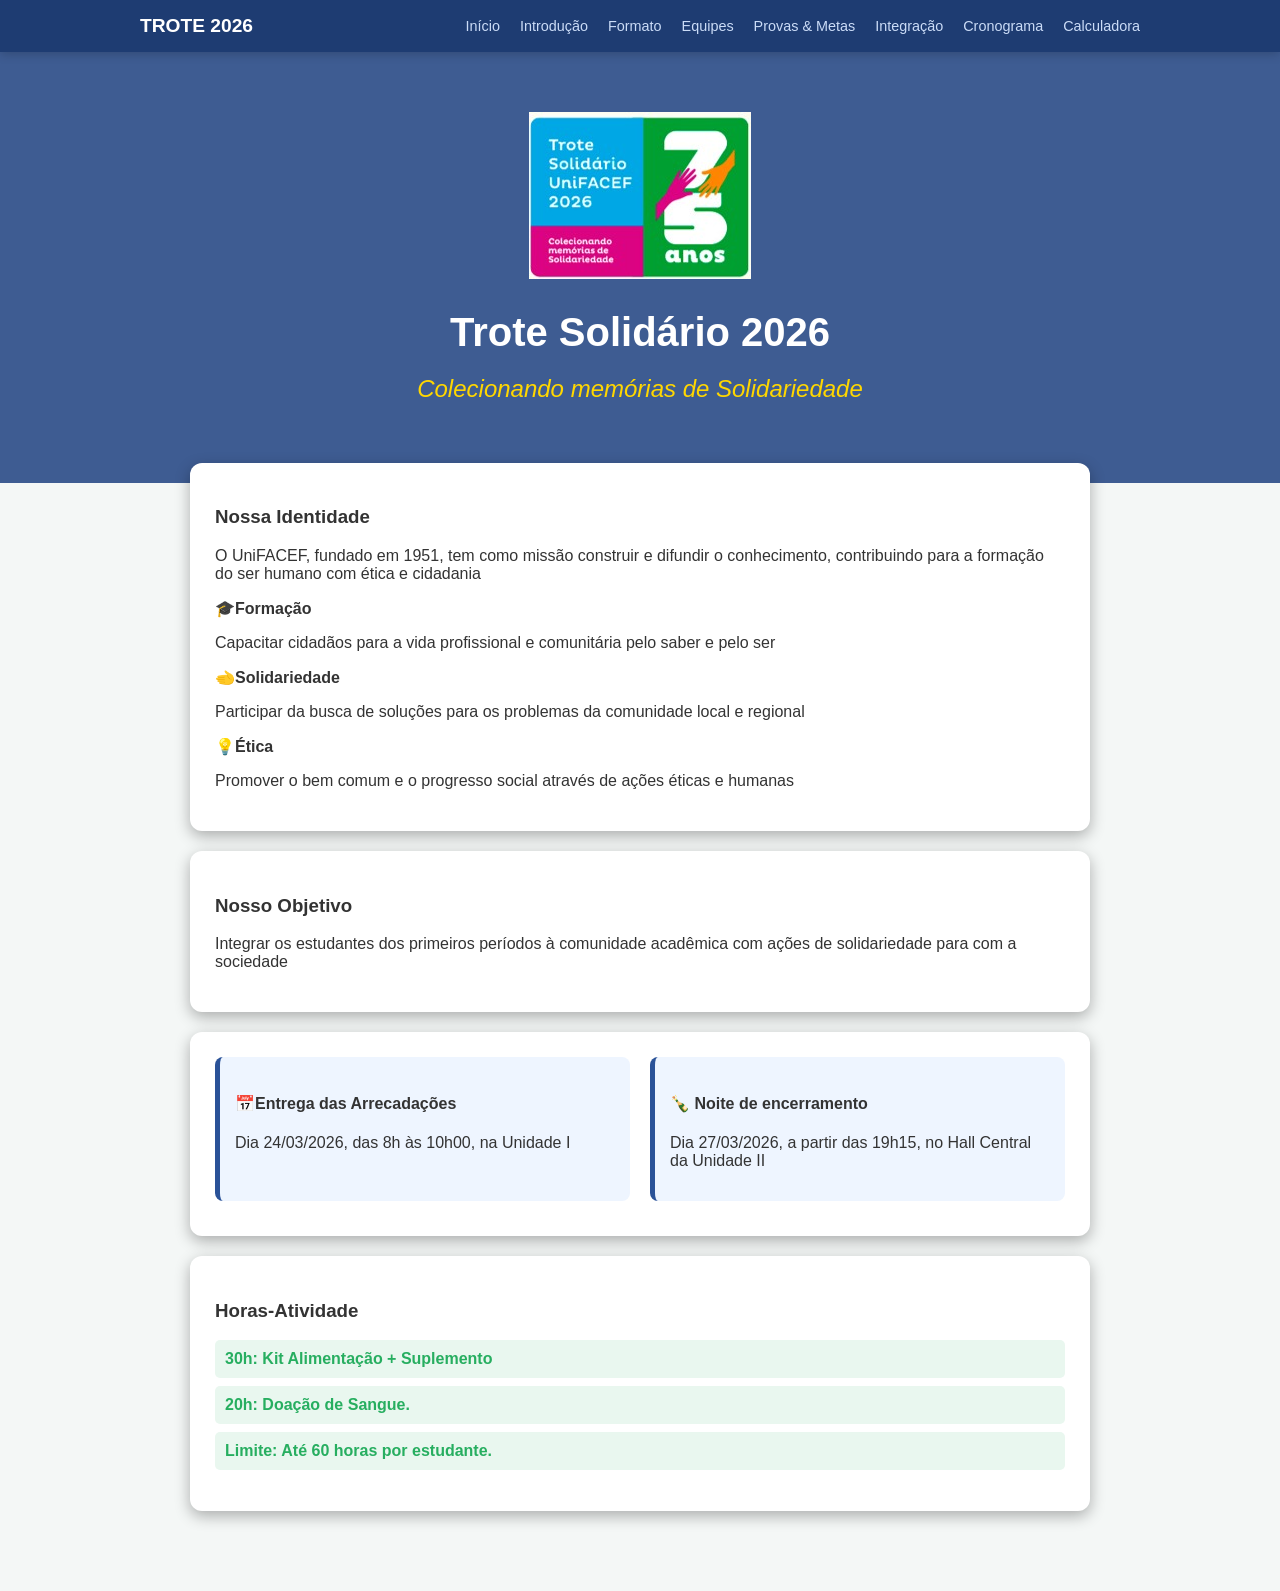
<file: pagina_trote/index.html>
<!DOCTYPE html>
<html lang="pt-br">
    <head>
        <meta charset="UTF-8"/>
        <link rel="stylesheet" href="styles.css">
        <title> Trote Solidário </title>
    </head>
    <body>
       <nav class="menu-principal">
        <div class="menu-container">
            <a href="index.html" class="logo"> Trote 2026 </a>
            <ul class="lista">
                <li> <a href="index.html"> Início </a> </li> 
                <li> <a href="introducao.html"> Introdução </a></li>
                <li> <a href="formato.html"> Formato </a> </li> 
                <li> <a href="equipes.html"> Equipes </a> </li>
                <li> <a href="provas.html"> Provas & Metas </a> </li> 
                <li> <a href="integracao.html"> Integração </a> </li>
                <li> <a href="cronograma.html"> Cronograma </a> </li> 
                <li> <a href="calculadora.html"> Calculadora </a> </li>
            </ul>    
        </div> 
       </nav>
       <header class="cabecalho">
            <div class="cabecalho-container">
                <img src="trote.png" alt="Trote Solidário"/>
                <h1> Trote Solidário 2026</h1>
                <h2> Colecionando memórias de Solidariedade </h2>
            </div>
       </header>
       <main class="principal">
            <section>
                <h3> Nossa Identidade </h3>
                <p> 
                     O UniFACEF, fundado em 1951, tem como missão construir e difundir o conhecimento, contribuindo para a formação do ser humano com ética e cidadania
                 </p>
                <div>
                    <div>
                        <strong> 🎓Formação </strong>
                        <p> 
                            Capacitar cidadãos para a vida profissional e comunitária pelo saber e pelo ser
                        </p>
                    </div>
                    <div>
                        <strong> 🫲Solidariedade </strong>
                        <p> 
                            Participar da busca de soluções para os problemas da comunidade local e regional
                         </p>
                    </div> 
                    <div>
                        <strong> 💡Ética </strong>
                        <p> 
                            Promover o bem comum e o progresso social através de ações éticas e humanas
                        </p>
                    </div>
            </section> 
            <section> 
                <h3> Nosso Objetivo </h3>
                <p> 
                    Integrar os estudantes dos primeiros períodos à comunidade acadêmica com ações de solidariedade para com a sociedade</p>
                </p>
            </section>
            <section class="importante"> 
                <div class="caixa-importante">
                    <h4> 📅Entrega das Arrecadações </h4>
                    <p> Dia 24/03/2026, das 8h às 10h00, na Unidade I </p>
                </div>
                <div class="caixa-importante">
                    <h4> 🍾 Noite de encerramento </h4>
                    <p> Dia 27/03/2026, a partir das 19h15, no Hall Central da Unidade II </p>
                </div>    
            </section>
            <section class="recompensas"> 
                <h3> Horas-Atividade </h3>
                <ul>
                    <li> <strong> 30h: </strong> Kit Alimentação + Suplemento </li>
                    <li> <strong> 20h: </strong> Doação de Sangue. </li>
                    <li> <strong> Limite: </strong> Até 60 horas por estudante. </li>
                </ul>
            </section>
       </main>     
    </body>
</html>
</file>
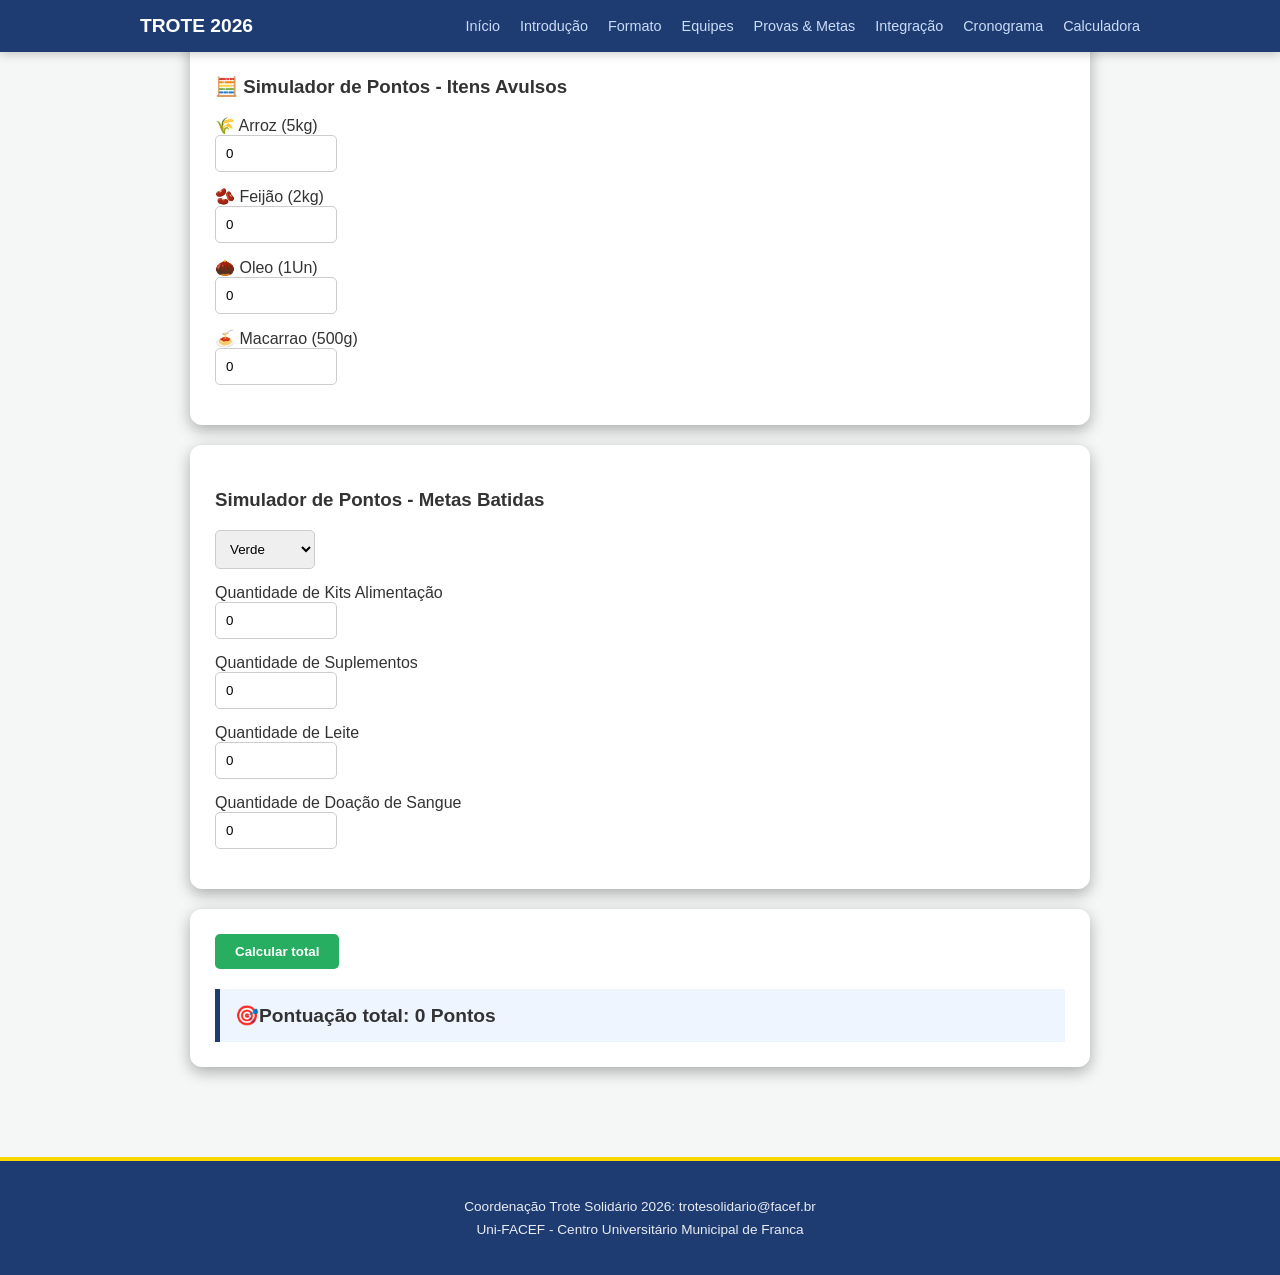
<file: pagina_trote/calculadora.html>
<!DOCTYPE html>
<html lang="pt-br">
    <head>
        <meta charset="UTF-8"/>
        <link rel="stylesheet" href="styles.css">
        <script src="scripts.js"></script>
        <title> Trote Solidário </title>
    </head>
    <body>
       <nav class="menu-principal">
        <div class="menu-container">
            <a href="index.html" class="logo"> Trote 2026 </a>
            <ul class="lista">
                <li> <a href="index.html"> Início </a> </li> 
                <li> <a href="introducao.html"> Introdução </a></li>
                <li> <a href="formato.html"> Formato </a> </li> 
                <li> <a href="equipes.html"> Equipes </a> </li>
                <li> <a href="provas.html"> Provas & Metas </a> </li> 
                <li> <a href="integracao.html"> Integração </a> </li>
                <li> <a href="cronograma.html"> Cronograma </a> </li> 
                <li> <a href="calculadora.html"> Calculadora </a> </li>
            </ul>    
        </div> 
       </nav>
     
       <main class="principal">
            <section>
                <h3>🧮 Simulador de Pontos - Itens Avulsos</h3>
                <div>
                    <div class="form-group">
                        <!---Rotulo da caixa-->
                        <label>🌾 Arroz (5kg)</label>
                        <!--caixa de texto com valor inicial de 0 e minimo de 0-->
                        <input type="number" value="0" min="0" id ="qtdArroz">
                    </div>
                    <div class="form-group">
                        <label>🫘 Feijão (2kg)</label>
                        <input type="number" value="0" min="0" id ="qtdFeijao">

                    </div>
                    <div class ="form-group">
                         <label>🌰 Oleo (1Un)</label>
                        <!--caixa de texto com valor inicial de 0 e minimo de 0-->
                        <input type="number" value="0" min="0" id ="qtdOleo">
                    </div>
                    <div class="form-group">
                        <label>🍝 Macarrao (500g)</label>
                        <input type="number" value="0" min="0" id ="qtdMacarrao">

                    </div>
             
            </section>

            <section>
                <h3>Simulador de Pontos - Metas Batidas</h3>
                <div>
                    <div class="form-group">
                        <label for="Escolha a cor do time"></label>
                        <select id="cor">
                            <option value ="verde" class="time_verde">Verde</option>
                            <option value ="vermelho" class="time_vermelho">Vermelho</option>
                            <option value ="laranja" class="time_laranja">Laranja</option>
                        </select>
                    </div>
                    <div class="form-group">
                        <label>Quantidade de Kits Alimentação</label>
                        <input type="number" value="0" min="0" id ="qtdKits">
                    </div>
                    <div class="form-group">
                        <label>Quantidade de Suplementos</label>
                        <input type="number" value="0" min="0" id ="qtdSuplemento">
                    </div>
                    <div class="form-group">
                        <label>Quantidade de Leite</label>
                        <input type="number" value="0" min="0" id ="qtdLeite">
                    </div>

                    <div class ="form-group">
                        <label>Quantidade de Doação de Sangue</label>
                        <input type="number" value="0" min="0" id ="qtdDoacaoSangue">
                    </div>

                </div>
            </section>
            <section>
                <div>
                    <!--quando o botao for clicado chama uma função calcular no javascript -->
                    <button onclick="calcular()">Calcular total</button>
                    <div id="result" class="resultado">
                        🎯Pontuação total: 0 Pontos
                    </div>
                </div>

            </section>
       </main>    
        <footer>
            <p>Coordenação Trote Solidário 2026: trotesolidario@facef.br </p>
            <p>Uni-FACEF - Centro Universitário Municipal de Franca </p>
        </footer> 
    </body>
</html>
</file>
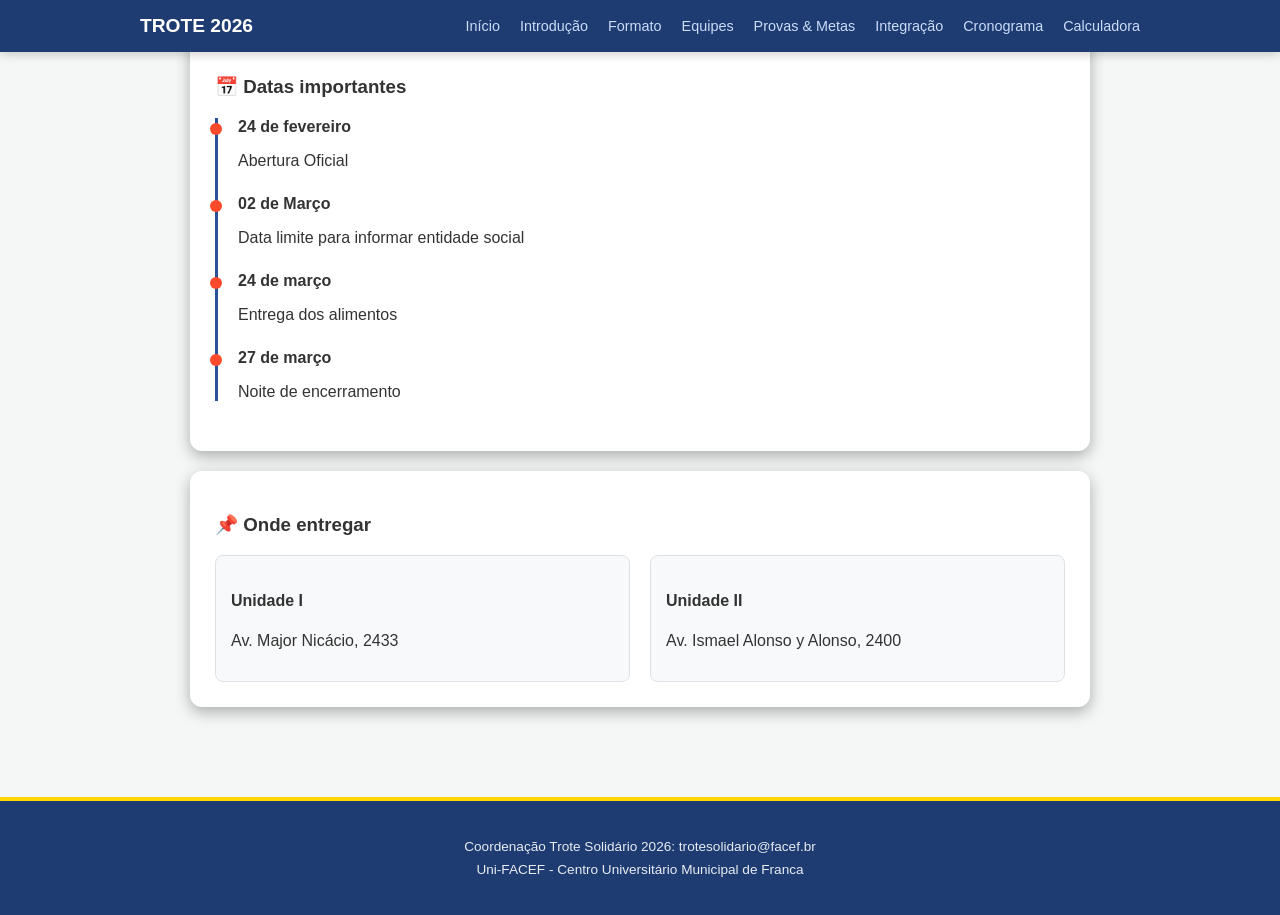
<file: pagina_trote/cronograma.html>
<!DOCTYPE html>
<html lang="pt-br">
    <head>
        <meta charset="UTF-8"/>
        <link rel="stylesheet" href="styles.css">
        <title> Trote Solidário </title>
    </head>
    <body>
       <nav class="menu-principal">
        <div class="menu-container">
            <a href="index.html" class="logo"> Trote 2026 </a>
            <ul class="lista">
                <li> <a href="index.html"> Início </a> </li> 
                <li> <a href="introducao.html"> Introdução </a></li>
                <li> <a href="formato.html"> Formato </a> </li> 
                <li> <a href="equipes.html"> Equipes </a> </li>
                <li> <a href="provas.html"> Provas & Metas </a> </li> 
                <li> <a href="integracao.html"> Integração </a> </li>
                <li> <a href="cronograma.html"> Cronograma </a> </li> 
                <li> <a href="calculadora.html"> Calculadora </a> </li>
            </ul>    
        </div> 
       </nav>
     
       <main class="principal">
           <section>
            <h3> 📅 Datas importantes </h3>
            <div class="timeline"> 
                <div class="evento">
                    <strong> 24 de fevereiro </strong>
                    <p> Abertura Oficial </p>
                </div>
                <div class="evento">
                    <strong> 02 de Março </strong>
                    <p> Data limite para informar entidade social </p>
                </div>
                <div class="evento">
                    <strong> 24 de março </strong>
                    <p> Entrega dos alimentos </p>
                </div>      
                <div class="evento">
                    <strong> 27 de março </strong>
                    <p> Noite de encerramento </p>
                </div>
            </div>
        </section>
        <section>
            <h3> 📌 Onde entregar </h3>
            <div class="grid-locais">
                <div class="local"> 
                    <h4> Unidade I </h4>
                    <p> Av. Major Nicácio, 2433</p>
                </div>
                <div class="local"> 
                    <h4> Unidade II</h4>
                    <p> Av. Ismael Alonso y Alonso, 2400 </p>
                </div>
            </div>
        </section>
       </main>    
        <footer>
            <p>Coordenação Trote Solidário 2026: trotesolidario@facef.br </p>
            <p>Uni-FACEF - Centro Universitário Municipal de Franca </p>
        </footer> 
    </body>
</html>
</file>
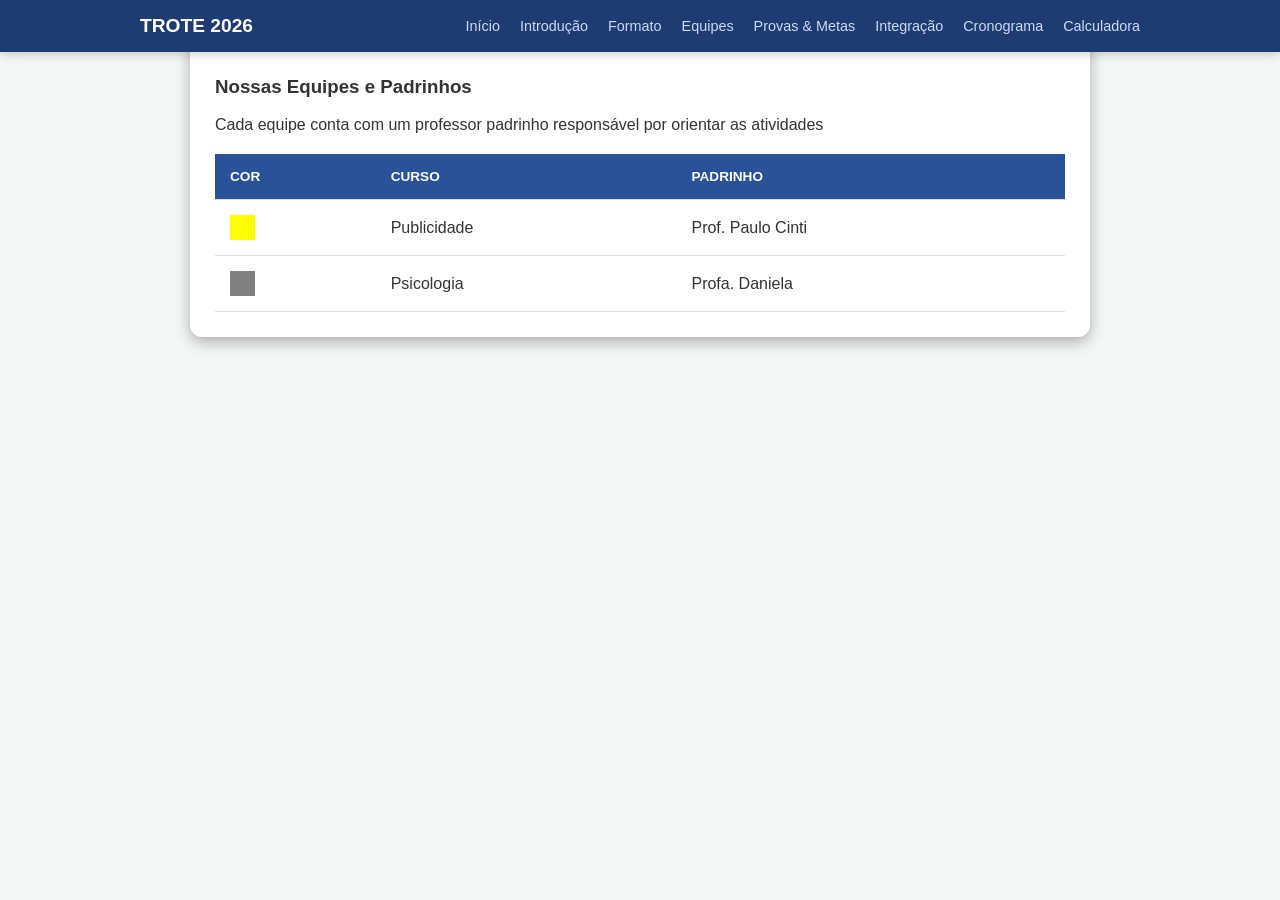
<file: pagina_trote/equipes.html>
<!DOCTYPE html>
<html lang="pt-br">
    <head>
        <meta charset="UTF-8"/>
        <link rel="stylesheet" href="styles.css">
        <title> Trote Solidário </title>
    </head>
    <body>
       <nav class="menu-principal">
        <div class="menu-container">
            <a href="index.html" class="logo"> Trote 2026 </a>
            <ul class="lista">
                <li> <a href="index.html"> Início </a> </li> 
                <li> <a href="introducao.html"> Introdução </a></li>
                <li> <a href="formato.html"> Formato </a> </li> 
                <li> <a href="equipes.html"> Equipes </a> </li>
                <li> <a href="provas.html"> Provas & Metas </a> </li> 
                <li> <a href="integracao.html"> Integração </a> </li>
                <li> <a href="cronograma.html"> Cronograma </a> </li> 
                <li> <a href="calculadora.html"> Calculadora </a> </li>
            </ul>    
        </div> 
       </nav>
     
       <main class="principal">
            <section class="equipes">
              <h3> Nossas Equipes e Padrinhos </h3>
              <p> 
                Cada equipe conta com um professor padrinho responsável por orientar as atividades
              </p>
              <table>
                <thead>
                    <tr> <!-- table row -->  <!-- table head -->
                        <th> Cor </th> <th> Curso </th> <th> Padrinho </th>        
                    </tr>
                </thead>
                <tbody>
                    <tr> <!-- table data -->
                        <td> <div class="amarelo"> </div> </td> 
                        <td> Publicidade </td> 
                        <td> Prof. Paulo Cinti</td>
                    </tr>
                    <tr> <!-- table data -->
                        <td> <div class="cinza"> </div> </td> 
                        <td> Psicologia </td> 
                        <td> Profa. Daniela </td>
                    </tr>
                </tbody>
              </table>
            </section> 
       </main>     
    </body>
</html>
</file>
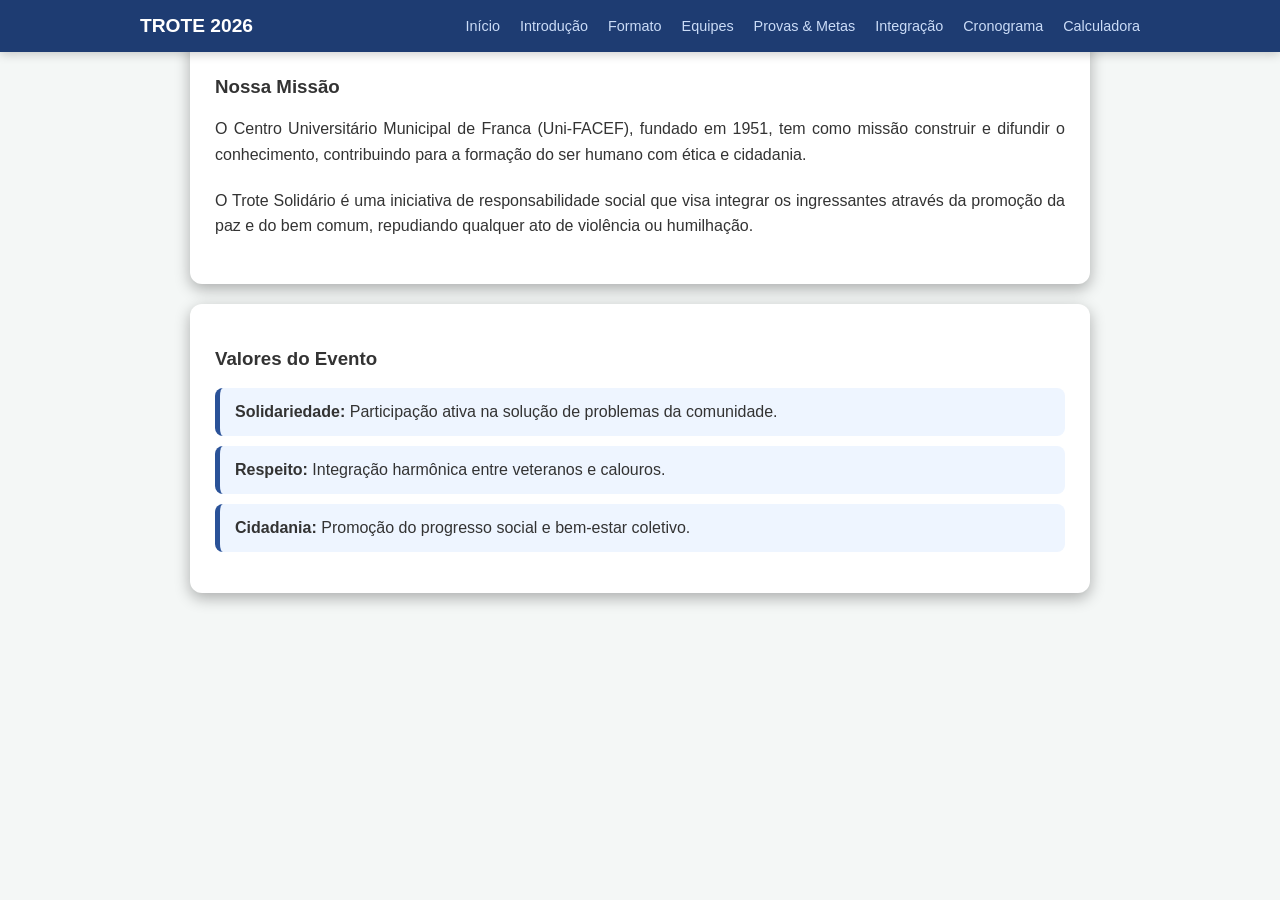
<file: pagina_trote/introducao.html>
<!DOCTYPE html>
<html lang="pt-br">
    <head>
        <meta charset="UTF-8"/>
        <link rel="stylesheet" href="styles.css">
        <title> Trote Solidário </title>
    </head>
    <body>
       <nav class="menu-principal">
        <div class="menu-container">
            <a href="index.html" class="logo"> Trote 2026 </a>
            <ul class="lista">
                <li> <a href="index.html"> Início </a> </li> 
                <li> <a href="introducao.html"> Introdução </a></li>
                <li> <a href="formato.html"> Formato </a> </li> 
                <li> <a href="equipes.html"> Equipes </a> </li>
                <li> <a href="provas.html"> Provas & Metas </a> </li> 
                <li> <a href="integracao.html"> Integração </a> </li>
                <li> <a href="cronograma.html"> Cronograma </a> </li> 
                <li> <a href="calculadora.html"> Calculadora </a> </li>
            </ul>    
        </div> 
       </nav>
     
       <main class="principal">
            <section class="missao">
               <h3> Nossa Missão </h3>
                <p> 
                    O Centro Universitário Municipal de Franca (Uni-FACEF), fundado em 1951, tem como missão construir e difundir o conhecimento, contribuindo para a formação do ser humano com ética e cidadania.
                </p>
                <p>
                    O Trote Solidário é uma iniciativa de responsabilidade social que visa integrar os ingressantes através da promoção da paz e do bem comum, repudiando qualquer ato de violência ou humilhação.
                </p>
            </section> 
            <section class="valores"> 
               <h3> Valores do Evento </h3>
               <ul>
                    <li class="caixa-importante"> <strong> Solidariedade: </strong> 
                    Participação ativa na solução de problemas da comunidade. 
                    </li>
                    <li class="caixa-importante"> <strong> Respeito: </strong> 
                    Integração harmônica entre veteranos e calouros. 
                    </li>
                    <li class="caixa-importante"> <strong> Cidadania: </strong> 
                        Promoção do progresso social e bem-estar coletivo.
                    </li>
                </ul>
       </main>     
    </body>
</html>
</file>
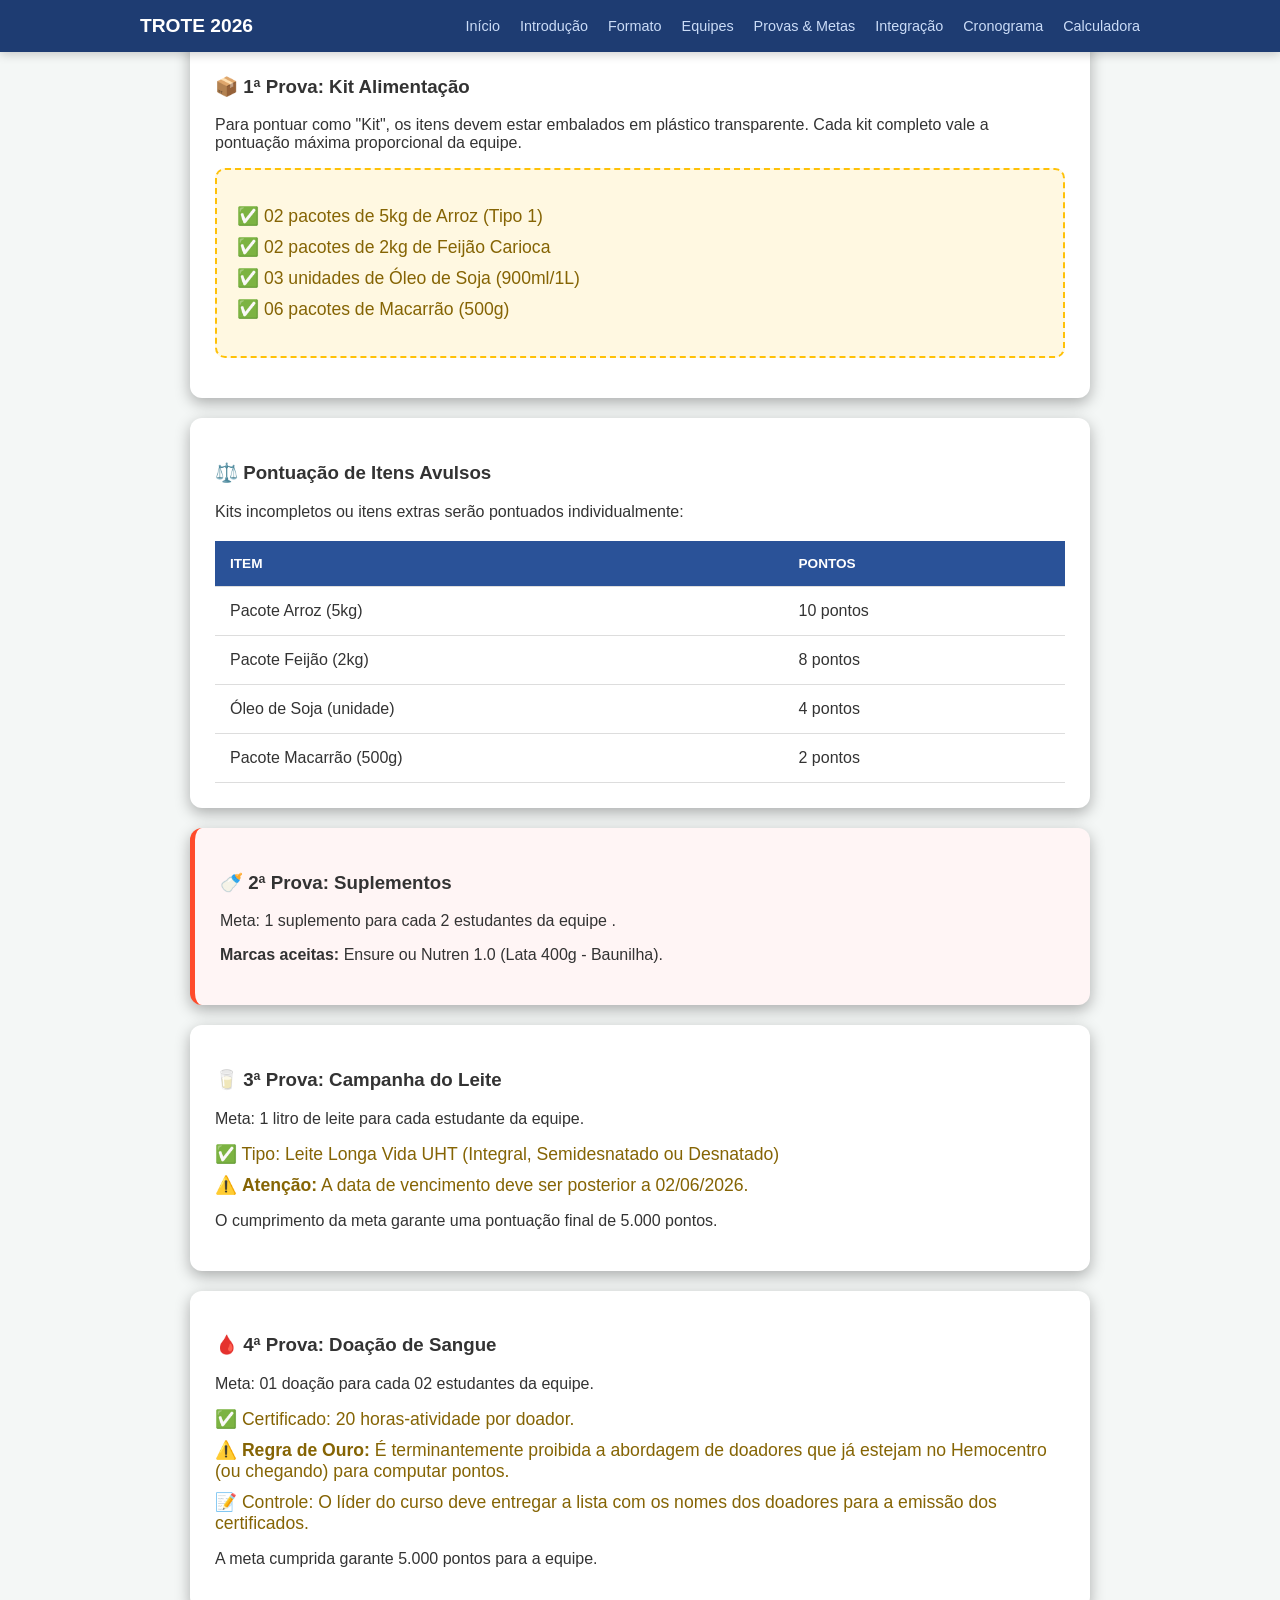
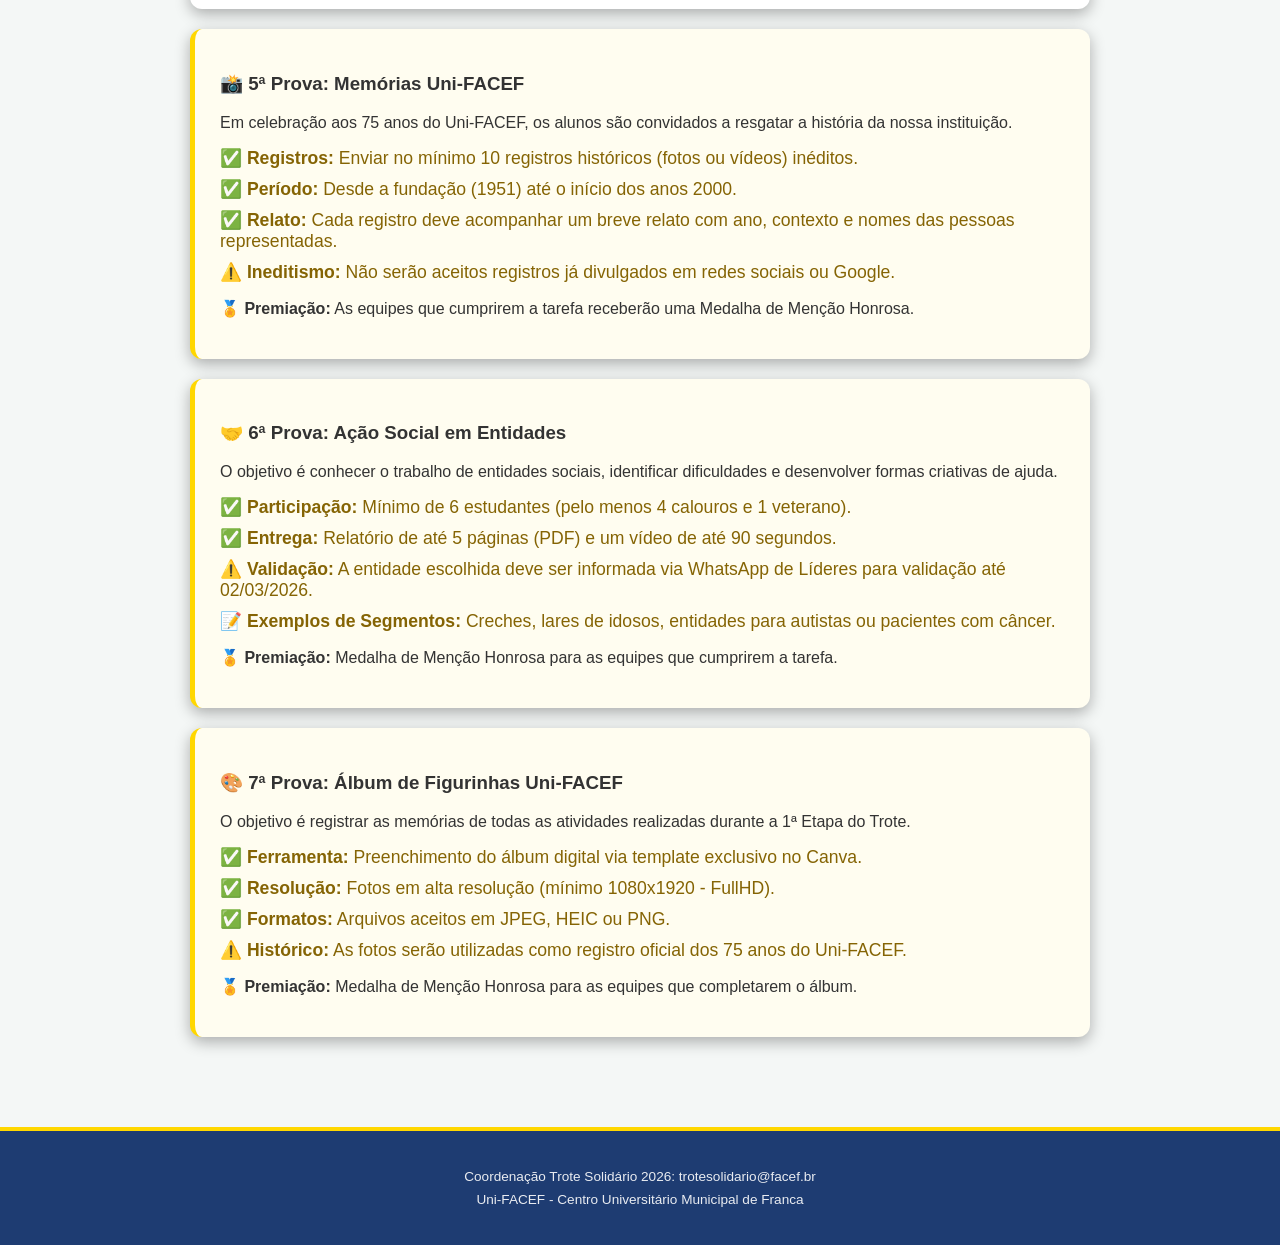
<file: pagina_trote/provas.html>
<!DOCTYPE html>
<html lang="pt-br">
    <head>
        <meta charset="UTF-8"/>
        <link rel="stylesheet" href="styles.css">
        <title> Trote Solidário </title>
    </head>
    <body>
       <nav class="menu-principal">
        <div class="menu-container">
            <a href="index.html" class="logo"> Trote 2026 </a>
            <ul class="lista">
                <li> <a href="index.html"> Início </a> </li> 
                <li> <a href="introducao.html"> Introdução </a></li>
                <li> <a href="formato.html"> Formato </a> </li> 
                <li> <a href="equipes.html"> Equipes </a> </li>
                <li> <a href="provas.html"> Provas & Metas </a> </li> 
                <li> <a href="integracao.html"> Integração </a> </li>
                <li> <a href="cronograma.html"> Cronograma </a> </li> 
                <li> <a href="calculadora.html"> Calculadora </a> </li>
            </ul>    
        </div> 
       </nav>
     
       <main class="principal">
           <section>
            <h3>📦 1ª Prova: Kit Alimentação</h3>
            <p>Para pontuar como "Kit", os itens devem estar embalados em plástico transparente. Cada kit completo vale a pontuação máxima proporcional da equipe.</p>
            <div class="kit-container">
                <ul class="lista-itens">
                    <li>✅ 02 pacotes de 5kg de Arroz (Tipo 1) </li>
                    <li>✅ 02 pacotes de 2kg de Feijão Carioca </li>
                    <li>✅ 03 unidades de Óleo de Soja (900ml/1L) </li>
                    <li>✅ 06 pacotes de Macarrão (500g) </li>
                </ul>
            </div>
        </section>
         <section>
            <h3>⚖️ Pontuação de Itens Avulsos</h3>
            <p>Kits incompletos ou itens extras serão pontuados individualmente:</p>
            <table>
                <thead>
                    <tr>
                        <th>Item</th>
                        <th>Pontos</th>
                    </tr>
                </thead>
                <tbody>
                    <tr>
                        <td>Pacote Arroz (5kg)</td>
                        <td>10 pontos </td>
                    </tr>
                    <tr>
                        <td>Pacote Feijão (2kg)</td>
                        <td>8 pontos </td>
                    </tr>
                    <tr>
                        <td>Óleo de Soja (unidade)</td>
                        <td>4 pontos </td>
                    </tr>
                    <tr>
                        <td>Pacote Macarrão (500g)</td>
                        <td>2 pontos </td>
                    </tr>
                </tbody>
            </table>
        </section>
         <section class="suplementos">
            <h3>🍼 2ª Prova: Suplementos</h3>
            <p>Meta: 1 suplemento para cada 2 estudantes da equipe .</p>
            <p><strong>Marcas aceitas:</strong> Ensure ou Nutren 1.0 (Lata 400g - Baunilha).</p>
        </section>
        <section >
            <h3>🥛 3ª Prova: Campanha do Leite</h3>
            <p>Meta: 1 litro de leite para cada estudante da equipe.</p>
            <div>
                <ul class="lista-itens">
                    <li>✅ Tipo: Leite Longa Vida UHT (Integral, Semidesnatado ou Desnatado)</li>
                    <li>⚠️ <strong>Atenção:</strong> A data de vencimento deve ser posterior a 02/06/2026.</li>
                </ul>
            </div>
            <p>O cumprimento da meta garante uma pontuação final de 5.000 pontos.</p>
        </section>
        <section>
            <h3>🩸 4ª Prova: Doação de Sangue</h3>
            <p>Meta: 01 doação para cada 02 estudantes da equipe.</p>
            <div>
                <ul class="lista-itens">
                    <li>✅ Certificado: 20 horas-atividade por doador.</li>
                    <li>⚠️ <strong>Regra de Ouro:</strong> É terminantemente proibida a abordagem de doadores que já estejam no Hemocentro (ou chegando) para computar pontos.</li>
                    <li>📝 Controle: O líder do curso deve entregar a lista com os nomes dos doadores para a emissão dos certificados.</li>
                </ul>
            </div>
            <p>A meta cumprida garante 5.000 pontos para a equipe.</p>
        </section>
        <section class="memorias-facef">
            <h3>📸 5ª Prova: Memórias Uni-FACEF</h3>
            <p>Em celebração aos 75 anos do Uni-FACEF, os alunos são convidados a resgatar a história da nossa instituição.</p>
            
            <div>
                <ul class="lista-itens">
                    <li>✅ <strong>Registros:</strong> Enviar no mínimo 10 registros históricos (fotos ou vídeos) inéditos.</li>
                    <li>✅ <strong>Período:</strong> Desde a fundação (1951) até o início dos anos 2000.</li>
                    <li>✅ <strong>Relato:</strong> Cada registro deve acompanhar um breve relato com ano, contexto e nomes das pessoas representadas.</li>
                    <li>⚠️ <strong>Ineditismo:</strong> Não serão aceitos registros já divulgados em redes sociais ou Google.</li>
                </ul>
            </div>
            <p><strong>🏅 Premiação:</strong> As equipes que cumprirem a tarefa receberão uma Medalha de Menção Honrosa.</p>
        </section>
        <section class="acao-social">
            <h3>🤝 6ª Prova: Ação Social em Entidades</h3>
            <p>O objetivo é conhecer o trabalho de entidades sociais, identificar dificuldades e desenvolver formas criativas de ajuda.</p>
            <div>
                <ul class="lista-itens">
                    <li>✅ <strong>Participação:</strong> Mínimo de 6 estudantes (pelo menos 4 calouros e 1 veterano).</li>
                    <li>✅ <strong>Entrega:</strong> Relatório de até 5 páginas (PDF) e um vídeo de até 90 segundos.</li>
                    <li>⚠️ <strong>Validação:</strong> A entidade escolhida deve ser informada via WhatsApp de Líderes para validação até 02/03/2026.</li>
                    <li>📝 <strong>Exemplos de Segmentos:</strong> Creches, lares de idosos, entidades para autistas ou pacientes com câncer.</li>
                </ul>
            </div>
            <p><strong>🏅 Premiação:</strong> Medalha de Menção Honrosa para as equipes que cumprirem a tarefa.</p>
        </section>
         <section class="album-figurinhas">
            <h3>🎨 7ª Prova: Álbum de Figurinhas Uni-FACEF</h3>
            <p>O objetivo é registrar as memórias de todas as atividades realizadas durante a 1ª Etapa do Trote.</p>
            <div>
                <ul class="lista-itens">
                    <li>✅ <strong>Ferramenta:</strong> Preenchimento do álbum digital via template exclusivo no Canva.</li>
                    <li>✅ <strong>Resolução:</strong> Fotos em alta resolução (mínimo 1080x1920 - FullHD).</li>
                    <li>✅ <strong>Formatos:</strong> Arquivos aceitos em JPEG, HEIC ou PNG.</li>
                    <li>⚠️ <strong>Histórico:</strong> As fotos serão utilizadas como registro oficial dos 75 anos do Uni-FACEF.</li>
                </ul>
            </div>
            <p><strong>🏅 Premiação:</strong> Medalha de Menção Honrosa para as equipes que completarem o álbum.</p>
        </section>
       </main>    
        <footer>
            <p>Coordenação Trote Solidário 2026: trotesolidario@facef.br </p>
            <p>Uni-FACEF - Centro Universitário Municipal de Franca </p>
        </footer> 
    </body>
</html>
</file>
<file: pagina_trote/styles.css>
body {
    margin: 0; font-family: 'Segoe UI', sans-serif;
    background-color: #F4F7F6; color: #333;
}
.menu-principal {
    background-color: #1E3C72; padding: 15px 0;
    position: sticky; top: 0; z-index: 1000;
    box-shadow: 0 2px 10px rgba(0,0,0,0.2);
}
.menu-container {
    max-width: 1000px; margin: 0 auto; display: flex;
    justify-content: space-between; align-items: center;
    padding: 0 20px;
}
.logo{
    color: white; text-decoration: none; font-weight: bold;
    font-size: 1.2rem;  text-transform: uppercase;
}
.lista {
    list-style: none; display: flex; gap: 20px;
    margin: 0; padding: 0;
}
.lista a {
    color: #cbdcf7; text-decoration: none; font-size: 0.9rem; 
    font-weight: 500; transition: color 0.3s;
}
.lista a:hover {
    color: #fff;
}
.cabecalho {
   
    background-color: #3E5C92;
    color: white;
    padding: 60px 20px;
    text-align: center;
}
.cabecalho-container {
}
.cabecalho-container h1 {
    font-size: 2.5rem;
    margin-bottom: 5px;
} 
.cabecalho-container h2 {
    font-weight: 300;
    font-style: italic;
    color: #ffd700;
}
.principal {
    
    max-width: 900px;
    margin: -40px auto 40px;
    padding: 20px;
}
section {
    background: white;
    margin-bottom: 20px;
    padding: 25px;
    border-radius: 12px;
    box-shadow: 0 5px 15px rgba(0,0,0, 0.3)
}
.importante {

    display: flex; /* por padrão, adota-se a horizontal (row)*/
    gap: 20px;
}
.caixa-importante {
    flex: 1;
    background: #eef5ff;
    padding: 15px;
    border-left: 5px solid #2a5298;
    border-radius: 8px;
    margin-bottom: 10px;
}

.recompensas ul {
    list-style: none;
    padding: 0;
}

.recompensas li {
    background: #e9f7ef;
    margin: 8px 0;
    padding: 10px;
    border-radius: 5px;
    color: #27ae60;
    font-weight: bold;
}

.missao p {
    line-height: 1.6; /* altura da linha - melhora a leitura de textos longos */
    margin-bottom: 20px;
    text-align: justify; /* alinhamento à esquerda e à direita */
}

.valores ul {
    list-style: none;
    padding: 0px;
}

table {
    width: 100%; 
    border-collapse: collapse; /* junto as bordas adjacentes, ficando uma só */
    margin-top: 20px;
    background-color: white;
}
th, td {
    padding: 15px; text-align: left;
    border-bottom: 1px solid #ddd;
}
th {
    background-color: #2a5298;
    color: white;
    text-transform: uppercase;
    font-size: 0.85rem;
}
.amarelo {
    width: 25px; height: 25px; background: yellow;
}
.cinza {
    width: 25px; height: 25px; background: gray;
}

.kit-container {
    background-color: #fff8e1;
    border: 2px dashed #ffc107;
    padding: 20px;
    border-radius: 10px;
    margin: 15px 0;
}

.lista-itens {
    list-style: none;
    padding: 0;
}

.lista-itens li {
    font-size: 1.1rem;
    margin: 10px 0;
    color: #856404;
}

.suplementos {
    border-left: 5px solid #ff4b2b;
    background-color: #fff5f5;
}

/* Destaque para as Provas de Menção Honrosa */
.memorias-facef, .acao-social, .album-figurinhas {
    border-left: 5px solid #ffd700; /* Cor dourada para medalhas */
    background-color: #fffdf0;
}

footer{
    background-color: #1e3c72; /* Azul escuro oficial do Uni-FACEF  */
    color: white; /* Texto em branco para contraste */
     text-align: center; /* Centraliza as informações de contato */
      padding: 30px 20px; /* Espaçamento interno para não sufocar o texto */
      margin-top: 50px; /* Afasta o rodapé do conteúdo principal (main) */
      font-size: 0.85rem; /* Fonte levemente menor para hierarquia visual */
       border-top: 4px solid #ffd700; /* Linha dourada discreta no topo do footer */
}

footer p {

     margin: 8px 0; /* Espaçamento entre as linhas de texto */
      opacity: 0.9; /* Deixa o texto suavemente menos brilhante que o menu */
}

.timeline {
    border-left: 3px solid #2a5298;
    padding-left: 20px;
    margin-top: 20px;
}

.evento {
    margin-bottom: 25px;
    position: relative; /* dá o poder de flutuar na página, sem alterar posição outros elementos*/
}
/* cria um pseudoelemento no CSS - serve para inserir conteúdo decorativo ou informativo logo no início de um elemento sem que altere HTML  - elemento fantasma */
.evento::before { 
    content: ''; /* sem texto */
    width: 12px; /* largura da bolinha */
    height: 12px; /* altura da bolinha */
    background: #ff4b2b; /* fundo da bolinha */
    border-radius: 50%; /* cria a bolinha */
    position: absolute; /* cria a bolinha na posição atual */
    left: -28px; /* vai para a esquerda */
    top: 5px; /* abaixa 5px */ 
}

.grid-locais {
    display: flex;
    gap: 20px;
}

.local {
    flex: 1; /* ocupe toda a área */
    background: #f8f9fa;
    padding :15px;
    border-radius: 8px;
    border: 1px solid #dee2e6;
}

.form-group {
    margin-bottom: 15px;
    display: flex;
    flex-direction: column;
}

input,select {
      padding: 10px;
      border-radius: 5px;
      border: 1px solid #ccc;
      width: 100px;
  }
 button {
    background-color: #27ae60;
    color: white;
    padding: 10px 20px;
    border: none;
    border-radius: 5px;
    cursor: pointer;
    font-weight: bold;
}
.resultado {
    margin-top: 20px;
    padding: 15px;
    background-color: #eef5ff;
    border-left: 5px solid #1e3c72;
    font-weight: bold;
    font-size: 1.2rem;
}
</file>
